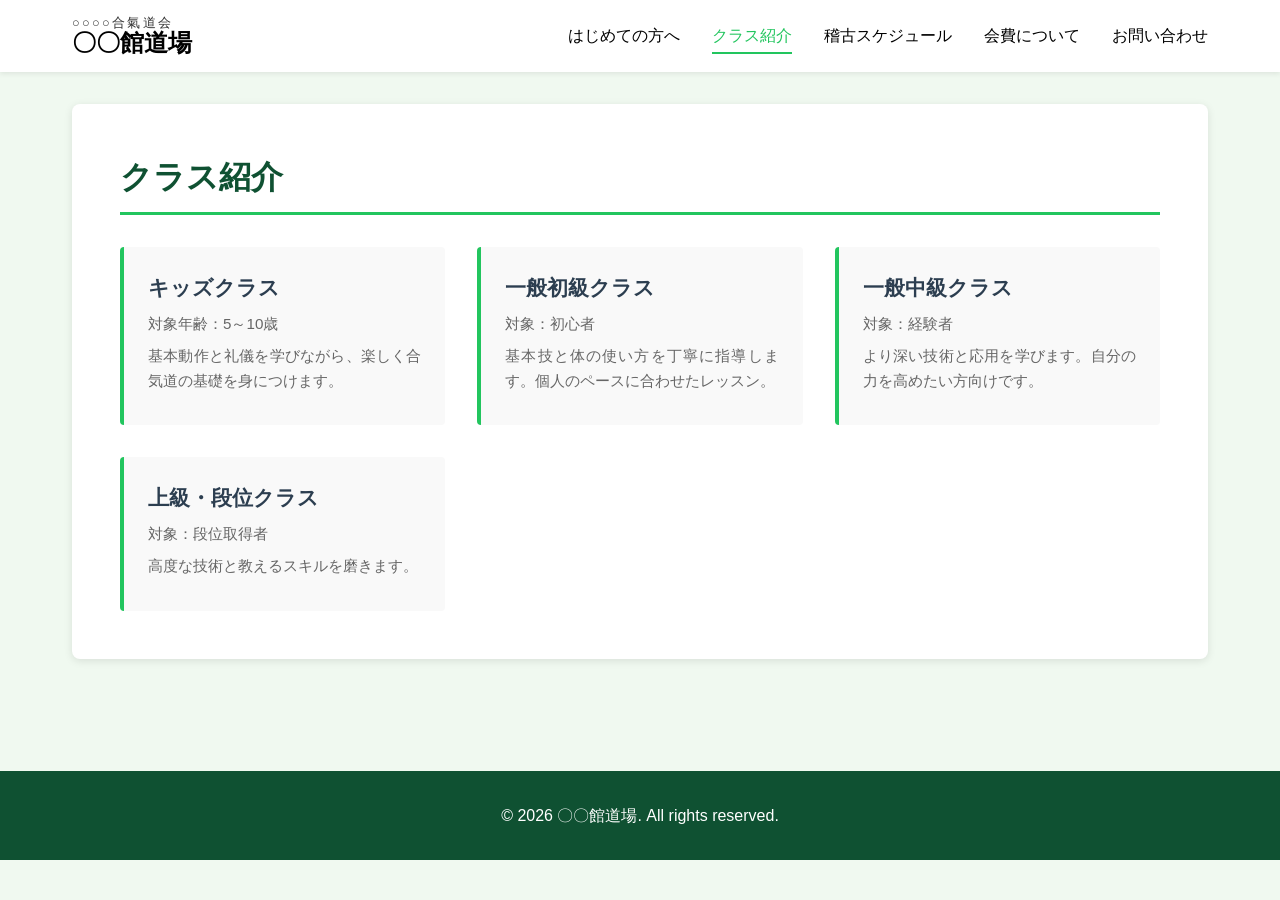
<file: classes.html>
<!DOCTYPE html>
<html lang="ja">
<head>
    <meta charset="UTF-8">
    <meta name="viewport" content="width=device-width, initial-scale=1.0">
    <title>クラス紹介 - 〇〇館道場</title>
    <link rel="stylesheet" href="style.css">
</head>
<body>
    <nav class="navbar">
        <div class="nav-container">
            <div class="logo">
                <div class="logo-sub">○○○○合氣道会</div>
                <div class="logo-main">〇〇館道場</div>
            </div>
            <button class="menu-toggle" id="menu-toggle">
                <span></span>
                <span></span>
                <span></span>
            </button>
            <ul class="nav-menu" id="nav-menu">
                <li class="nav-item has-submenu">
                    <a href="intro.html" class="nav-link">はじめての方へ</a>
                    <ul class="sub-menu">
                        <li><a href="intro.html#greeting">ご挨拶</a></li>
                        <li><a href="intro.html#dojo-about">○○館道場について</a></li>
                        <li><a href="intro.html#what-is">心身統一合氣道とは</a></li>
                    </ul>
                </li>
                <li><a href="classes.html" class="nav-link active">クラス紹介</a></li>
                <li><a href="schedule.html" class="nav-link">稽古スケジュール</a></li>
                <li><a href="fees.html" class="nav-link">会費について</a></li>
                <li><a href="contact.html" class="nav-link">お問い合わせ</a></li>
            </ul>
        </div>
    </nav>

    <main>
        <section class="content-section">
            <h2>クラス紹介</h2>
            <div class="classes-grid">
                <div class="class-card">
                    <h3>キッズクラス</h3>
                    <p>対象年齢：5～10歳</p>
                    <p>基本動作と礼儀を学びながら、楽しく合気道の基礎を身につけます。</p>
                </div>
                <div class="class-card">
                    <h3>一般初級クラス</h3>
                    <p>対象：初心者</p>
                    <p>基本技と体の使い方を丁寧に指導します。個人のペースに合わせたレッスン。</p>
                </div>
                <div class="class-card">
                    <h3>一般中級クラス</h3>
                    <p>対象：経験者</p>
                    <p>より深い技術と応用を学びます。自分の力を高めたい方向けです。</p>
                </div>
                <div class="class-card">
                    <h3>上級・段位クラス</h3>
                    <p>対象：段位取得者</p>
                    <p>高度な技術と教えるスキルを磨きます。</p>
                </div>
            </div>
        </section>
    </main>

    <footer class="footer">
        <p>&copy; 2026 〇〇館道場. All rights reserved.</p>
    </footer>

    <script src="script.js"></script>
</body>
</html>
</file>
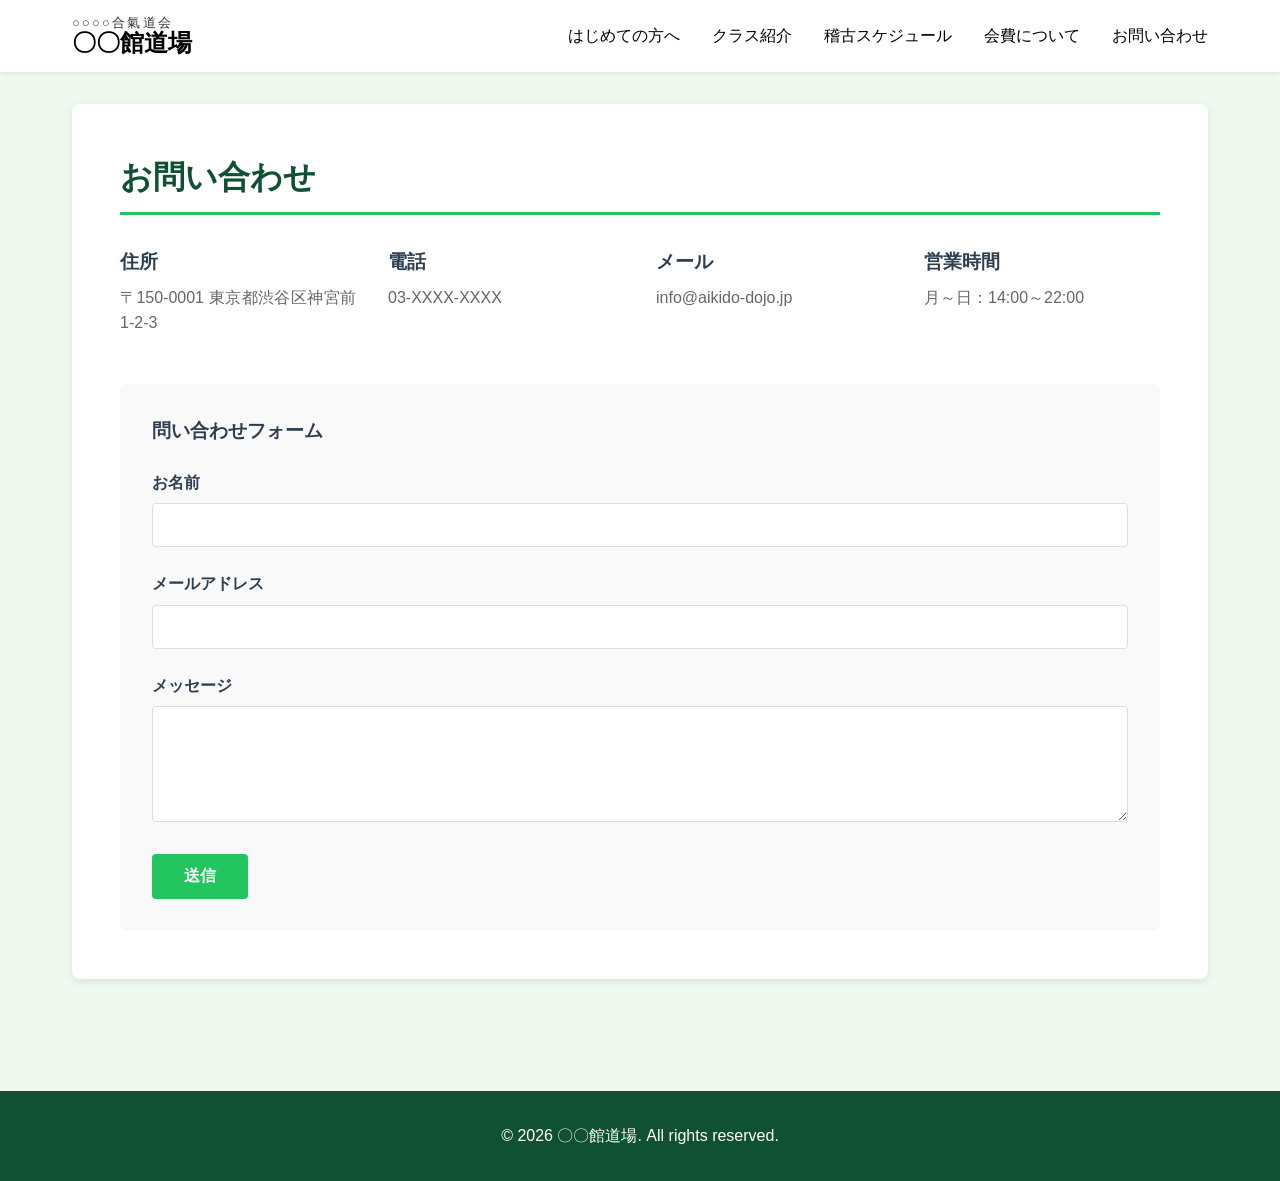
<file: contact.html>
<!DOCTYPE html>
<html lang="ja">
<head>
    <meta charset="UTF-8">
    <meta name="viewport" content="width=device-width, initial-scale=1.0">
    <title>お問い合わせ - 〇〇館道場</title>
    <link rel="stylesheet" href="style.css">
</head>
<body>
    <nav class="navbar">
        <div class="nav-container">
            <div class="logo">
                <div class="logo-sub">○○○○合氣道会</div>
                <div class="logo-main">〇〇館道場</div>
            </div>
            <button class="menu-toggle" id="menu-toggle">
                <span></span>
                <span></span>
                <span></span>
            </button>
            <ul class="nav-menu" id="nav-menu">
                <li class="nav-item has-submenu">
                    <a href="intro.html" class="nav-link">はじめての方へ</a>
                    <ul class="sub-menu">
                        <li><a href="intro.html#greeting">ご挨拶</a></li>
                        <li><a href="intro.html#dojo-about">○○館道場について</a></li>
                        <li><a href="intro.html#what-is">心身統一合氣道とは</a></li>
                    </ul>
                </li>
                <li><a href="classes.html" class="nav-link">クラス紹介</a></li>
                <li><a href="schedule.html" class="nav-link">稽古スケジュール</a></li>
                <li><a href="fees.html" class="nav-link">会費について</a></li>
                <li><a href="contact.html" class="nav-link active">お問い合わせ</a></li>
            </ul>
        </div>
    </nav>

    <main>
        <section class="content-section">
            <h2>お問い合わせ</h2>
            <div class="contact-info">
                <div class="contact-item">
                    <h3>住所</h3>
                    <p>〒150-0001 東京都渋谷区神宮前 1-2-3</p>
                </div>
                <div class="contact-item">
                    <h3>電話</h3>
                    <p>03-XXXX-XXXX</p>
                </div>
                <div class="contact-item">
                    <h3>メール</h3>
                    <p>info@aikido-dojo.jp</p>
                </div>
                <div class="contact-item">
                    <h3>営業時間</h3>
                    <p>月～日：14:00～22:00</p>
                </div>
            </div>

            <form class="contact-form">
                <h3>問い合わせフォーム</h3>
                <div class="form-group">
                    <label for="name">お名前</label>
                    <input type="text" id="name" name="name" required>
                </div>
                <div class="form-group">
                    <label for="email">メールアドレス</label>
                    <input type="email" id="email" name="email" required>
                </div>
                <div class="form-group">
                    <label for="message">メッセージ</label>
                    <textarea id="message" name="message" rows="5" required></textarea>
                </div>
                <button type="submit" class="submit-btn">送信</button>
            </form>
        </section>
    </main>

    <footer class="footer">
        <p>&copy; 2026 〇〇館道場. All rights reserved.</p>
    </footer>

    <script src="script.js"></script>
</body>
</html>
</file>
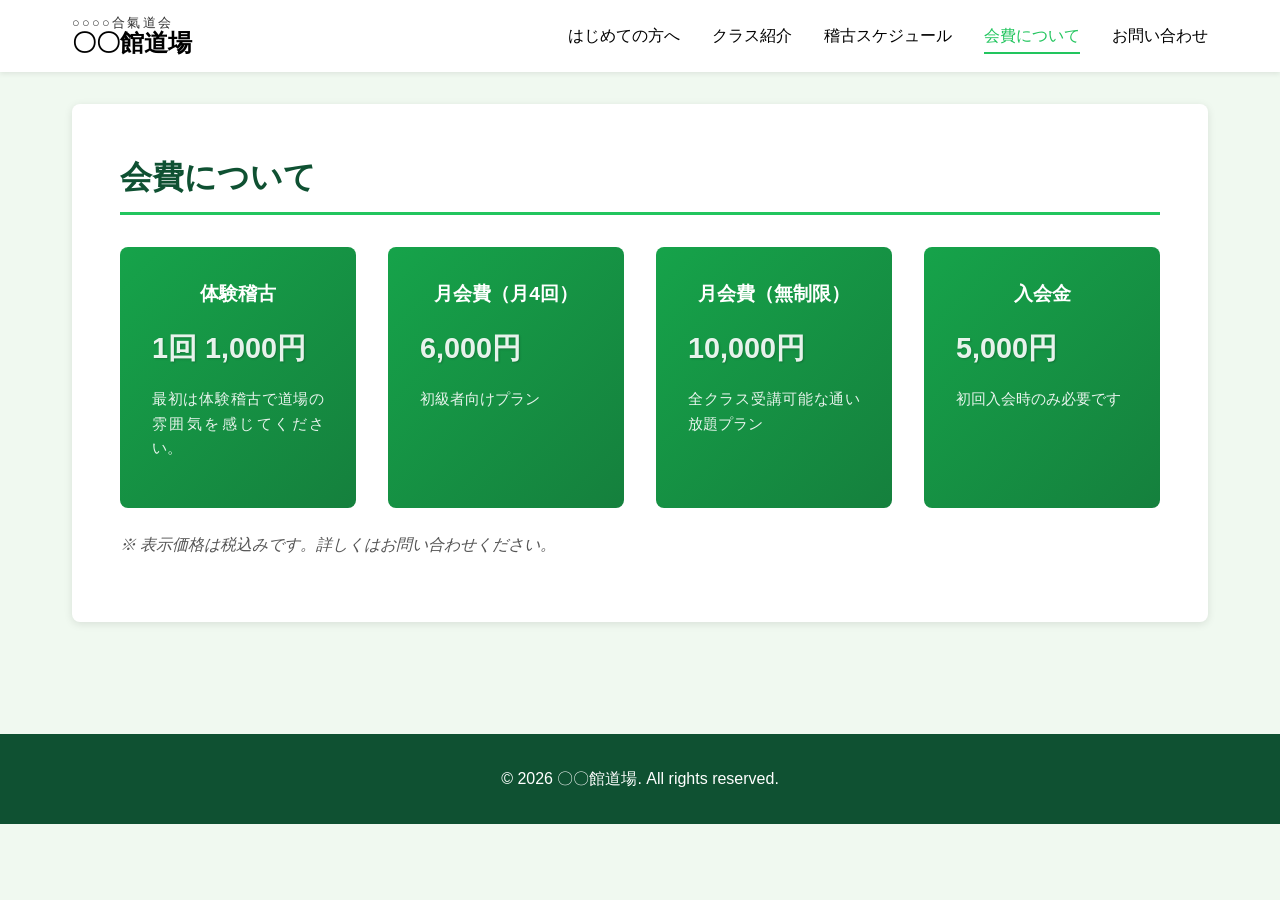
<file: fees.html>
<!DOCTYPE html>
<html lang="ja">
<head>
    <meta charset="UTF-8">
    <meta name="viewport" content="width=device-width, initial-scale=1.0">
    <title>会費について - 〇〇館道場</title>
    <link rel="stylesheet" href="style.css">
</head>
<body>
    <nav class="navbar">
        <div class="nav-container">
            <div class="logo">
                <div class="logo-sub">○○○○合氣道会</div>
                <div class="logo-main">〇〇館道場</div>
            </div>
            <button class="menu-toggle" id="menu-toggle">
                <span></span>
                <span></span>
                <span></span>
            </button>
            <ul class="nav-menu" id="nav-menu">
                <li class="nav-item has-submenu">
                    <a href="intro.html" class="nav-link">はじめての方へ</a>
                    <ul class="sub-menu">
                        <li><a href="intro.html#greeting">ご挨拶</a></li>
                        <li><a href="intro.html#dojo-about">○○館道場について</a></li>
                        <li><a href="intro.html#what-is">心身統一合氣道とは</a></li>
                    </ul>
                </li>
                <li><a href="classes.html" class="nav-link">クラス紹介</a></li>
                <li><a href="schedule.html" class="nav-link">稽古スケジュール</a></li>
                <li><a href="fees.html" class="nav-link active">会費について</a></li>
                <li><a href="contact.html" class="nav-link">お問い合わせ</a></li>
            </ul>
        </div>
    </nav>

    <main>
        <section class="content-section">
            <h2>会費について</h2>
            <div class="fees-grid">
                <div class="fee-card">
                    <h3>体験稽古</h3>
                    <p class="price">1回 1,000円</p>
                    <p>最初は体験稽古で道場の雰囲気を感じてください。</p>
                </div>
                <div class="fee-card">
                    <h3>月会費（月4回）</h3>
                    <p class="price">6,000円</p>
                    <p>初級者向けプラン</p>
                </div>
                <div class="fee-card">
                    <h3>月会費（無制限）</h3>
                    <p class="price">10,000円</p>
                    <p>全クラス受講可能な通い放題プラン</p>
                </div>
                <div class="fee-card">
                    <h3>入会金</h3>
                    <p class="price">5,000円</p>
                    <p>初回入会時のみ必要です</p>
                </div>
            </div>
            <p class="fees-note">※ 表示価格は税込みです。詳しくはお問い合わせください。</p>
        </section>
    </main>

    <footer class="footer">
        <p>&copy; 2026 〇〇館道場. All rights reserved.</p>
    </footer>

    <script src="script.js"></script>
</body>
</html>
</file>
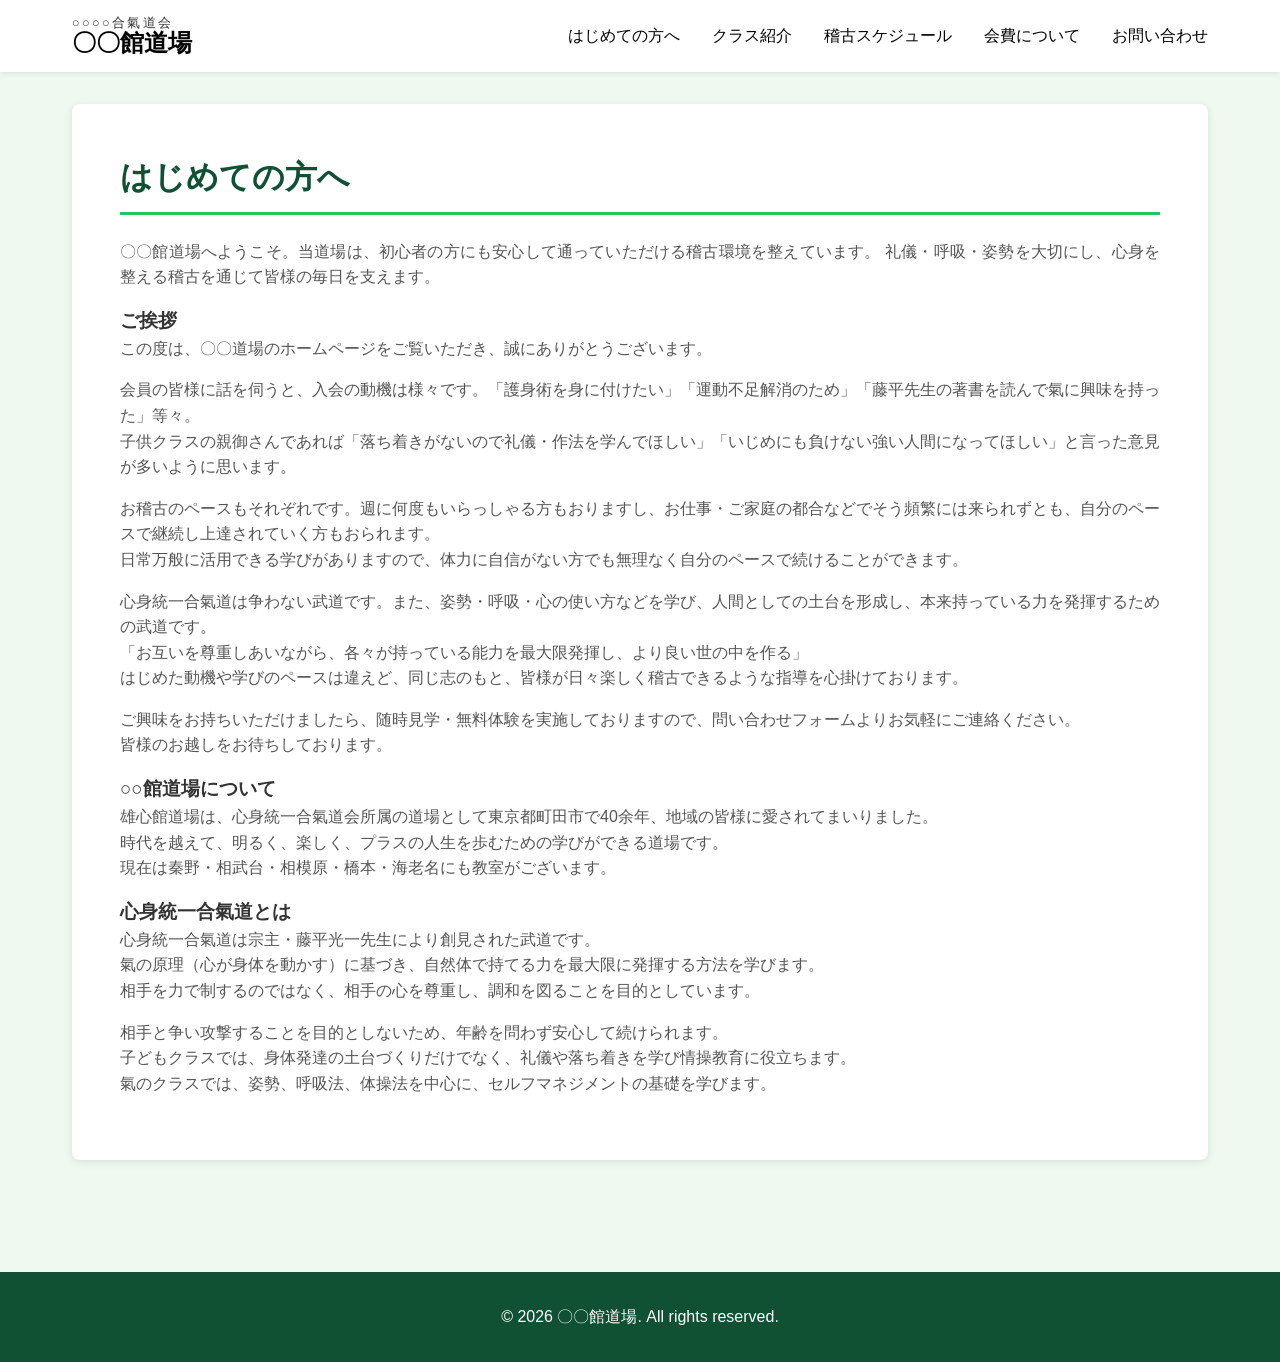
<file: intro.html>
<!DOCTYPE html>
<html lang="ja">
<head>
    <meta charset="UTF-8">
    <meta name="viewport" content="width=device-width, initial-scale=1.0">
    <title>はじめての方へ - 〇〇館道場</title>
    <link rel="stylesheet" href="style.css">
</head>
<body>
    <nav class="navbar">
        <div class="nav-container">
            <div class="logo">
                <div class="logo-sub">○○○○合氣道会</div>
                <div class="logo-main">〇〇館道場</div>
            </div>
            <button class="menu-toggle" id="menu-toggle">
                <span></span>
                <span></span>
                <span></span>
            </button>
            <ul class="nav-menu" id="nav-menu">
                <li class="nav-item has-submenu">
                    <a href="intro.html" class="nav-link active">はじめての方へ</a>
                    <ul class="sub-menu">
                        <li><a href="intro.html#greeting">ご挨拶</a></li>
                        <li><a href="intro.html#dojo-about">○○館道場について</a></li>
                        <li><a href="intro.html#what-is">心身統一合氣道とは</a></li>
                    </ul>
                </li>
                <li><a href="classes.html" class="nav-link">クラス紹介</a></li>
                <li><a href="schedule.html" class="nav-link">稽古スケジュール</a></li>
                <li><a href="fees.html" class="nav-link">会費について</a></li>
                <li><a href="contact.html" class="nav-link">お問い合わせ</a></li>
            </ul>
        </div>
    </nav>

    <main>
        <section class="content-section">
            <h2>はじめての方へ</h2>
            <p>
                〇〇館道場へようこそ。当道場は、初心者の方にも安心して通っていただける稽古環境を整えています。
                礼儀・呼吸・姿勢を大切にし、心身を整える稽古を通じて皆様の毎日を支えます。
            </p>

            <div class="content-subsection" id="greeting">
                <h3>ご挨拶</h3>
                <p>
                    この度は、〇〇道場のホームページをご覧いただき、誠にありがとうございます。
                </p>
                <p>
                    会員の皆様に話を伺うと、入会の動機は様々です。「護身術を身に付けたい」「運動不足解消のため」「藤平先生の著書を読んで氣に興味を持った」等々。<br>
                    子供クラスの親御さんであれば「落ち着きがないので礼儀・作法を学んでほしい」「いじめにも負けない強い人間になってほしい」と言った意見が多いように思います。
                </p>
                <p>
                    お稽古のペースもそれぞれです。週に何度もいらっしゃる方もおりますし、お仕事・ご家庭の都合などでそう頻繁には来られずとも、自分のペースで継続し上達されていく方もおられます。<br>
                    日常万般に活用できる学びがありますので、体力に自信がない方でも無理なく自分のペースで続けることができます。
                </p>
                <p>
                    心身統一合氣道は争わない武道です。また、姿勢・呼吸・心の使い方などを学び、人間としての土台を形成し、本来持っている力を発揮するための武道です。<br>
                    「お互いを尊重しあいながら、各々が持っている能力を最大限発揮し、より良い世の中を作る」<br>
                    はじめた動機や学びのペースは違えど、同じ志のもと、皆様が日々楽しく稽古できるような指導を心掛けております。
                </p>
                <p>
                    ご興味をお持ちいただけましたら、随時見学・無料体験を実施しておりますので、問い合わせフォームよりお気軽にご連絡ください。<br>
                    皆様のお越しをお待ちしております。
                </p>
            </div>

            <div class="content-subsection" id="dojo-about">
                <h3>○○館道場について</h3>
                <p>
                    雄心館道場は、心身統一合氣道会所属の道場として東京都町田市で40余年、地域の皆様に愛されてまいりました。<br>
                    時代を越えて、明るく、楽しく、プラスの人生を歩むための学びができる道場です。<br>
                    現在は秦野・相武台・相模原・橋本・海老名にも教室がございます。
                </p>
            </div>

            <div class="content-subsection" id="what-is">
                <h3>心身統一合氣道とは</h3>
                <p>
                    心身統一合氣道は宗主・藤平光一先生により創見された武道です。<br>
                    氣の原理（心が身体を動かす）に基づき、自然体で持てる力を最大限に発揮する方法を学びます。<br>
                    相手を力で制するのではなく、相手の心を尊重し、調和を図ることを目的としています。
                </p>
                <p>
                    相手と争い攻撃することを目的としないため、年齢を問わず安心して続けられます。<br>
                    子どもクラスでは、身体発達の土台づくりだけでなく、礼儀や落ち着きを学び情操教育に役立ちます。<br>
                    氣のクラスでは、姿勢、呼吸法、体操法を中心に、セルフマネジメントの基礎を学びます。
                </p>
            </div>
        </section>
    </main>

    <footer class="footer">
        <p>&copy; 2026 〇〇館道場. All rights reserved.</p>
    </footer>

    <script src="script.js"></script>
</body>
</html>
</file>
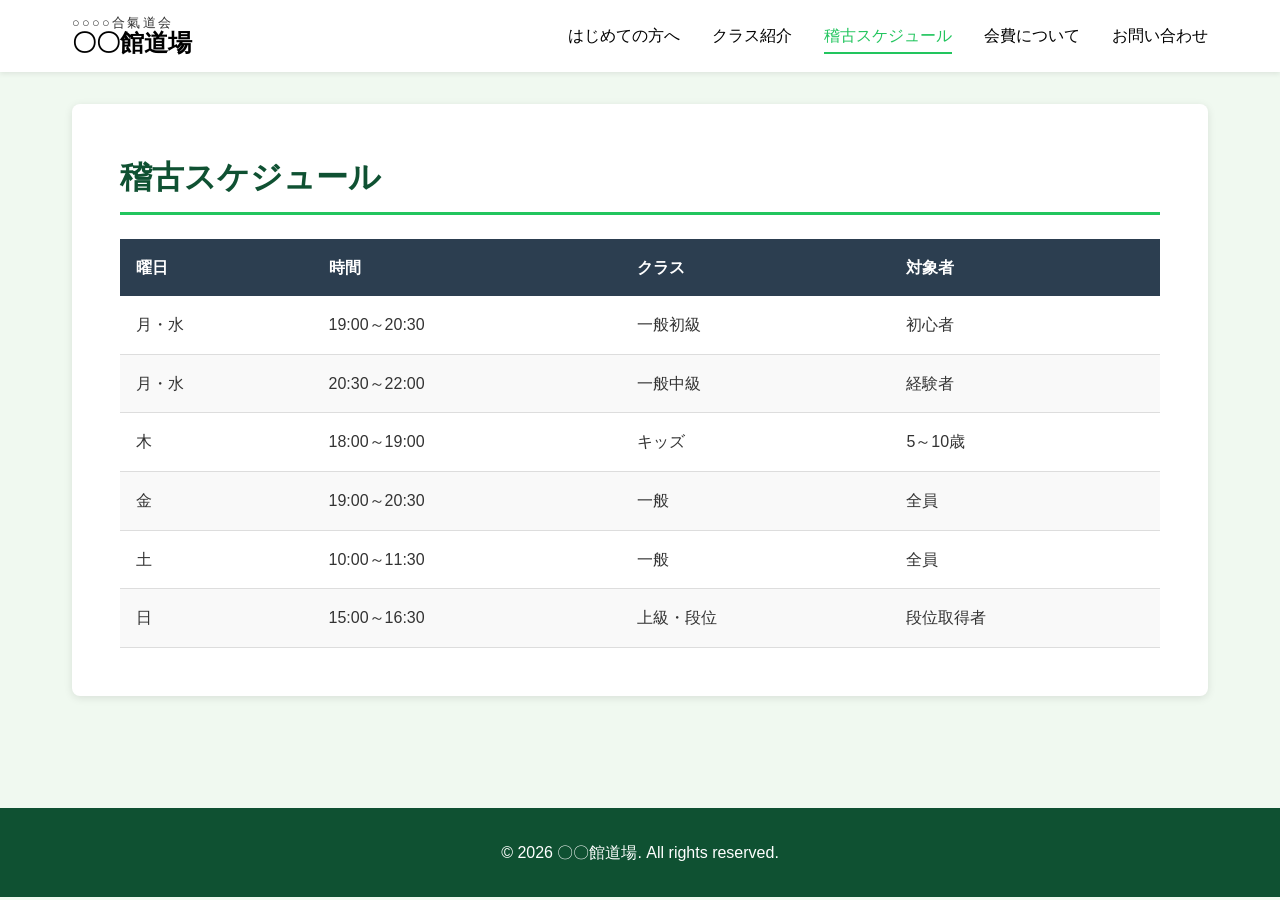
<file: schedule.html>
<!DOCTYPE html>
<html lang="ja">
<head>
    <meta charset="UTF-8">
    <meta name="viewport" content="width=device-width, initial-scale=1.0">
    <title>稽古スケジュール - 〇〇館道場</title>
    <link rel="stylesheet" href="style.css">
</head>
<body>
    <nav class="navbar">
        <div class="nav-container">
            <div class="logo">
                <div class="logo-sub">○○○○合氣道会</div>
                <div class="logo-main">〇〇館道場</div>
            </div>
            <button class="menu-toggle" id="menu-toggle">
                <span></span>
                <span></span>
                <span></span>
            </button>
            <ul class="nav-menu" id="nav-menu">
                <li class="nav-item has-submenu">
                    <a href="intro.html" class="nav-link">はじめての方へ</a>
                    <ul class="sub-menu">
                        <li><a href="intro.html#greeting">ご挨拶</a></li>
                        <li><a href="intro.html#dojo-about">○○館道場について</a></li>
                        <li><a href="intro.html#what-is">心身統一合氣道とは</a></li>
                    </ul>
                </li>
                <li><a href="classes.html" class="nav-link">クラス紹介</a></li>
                <li><a href="schedule.html" class="nav-link active">稽古スケジュール</a></li>
                <li><a href="fees.html" class="nav-link">会費について</a></li>
                <li><a href="contact.html" class="nav-link">お問い合わせ</a></li>
            </ul>
        </div>
    </nav>

    <main>
        <section class="content-section">
            <h2>稽古スケジュール</h2>
            <table class="schedule-table">
                <thead>
                    <tr>
                        <th>曜日</th>
                        <th>時間</th>
                        <th>クラス</th>
                        <th>対象者</th>
                    </tr>
                </thead>
                <tbody>
                    <tr>
                        <td>月・水</td>
                        <td>19:00～20:30</td>
                        <td>一般初級</td>
                        <td>初心者</td>
                    </tr>
                    <tr>
                        <td>月・水</td>
                        <td>20:30～22:00</td>
                        <td>一般中級</td>
                        <td>経験者</td>
                    </tr>
                    <tr>
                        <td>木</td>
                        <td>18:00～19:00</td>
                        <td>キッズ</td>
                        <td>5～10歳</td>
                    </tr>
                    <tr>
                        <td>金</td>
                        <td>19:00～20:30</td>
                        <td>一般</td>
                        <td>全員</td>
                    </tr>
                    <tr>
                        <td>土</td>
                        <td>10:00～11:30</td>
                        <td>一般</td>
                        <td>全員</td>
                    </tr>
                    <tr>
                        <td>日</td>
                        <td>15:00～16:30</td>
                        <td>上級・段位</td>
                        <td>段位取得者</td>
                    </tr>
                </tbody>
            </table>
        </section>
    </main>

    <footer class="footer">
        <p>&copy; 2026 〇〇館道場. All rights reserved.</p>
    </footer>

    <script src="script.js"></script>
</body>
</html>
</file>
<file: style.css>
/* ========== リセット・基本スタイル ========== */
* {
    margin: 0;
    padding: 0;
    box-sizing: border-box;
}

body {
    font-family: 'Segoe UI', Tahoma, Geneva, Verdana, sans-serif;
    line-height: 1.6;
    color: #333;
    background-color: #f0f9f0;
}

/* ========== ナビゲーションバー ========== */
.navbar {
    background-color: white;
    padding: 1rem 0;
    position: sticky;
    top: 0;
    z-index: 100;
    box-shadow: 0 2px 5px rgba(0,0,0,0.08);
}

.nav-container {
    max-width: 1200px;
    margin: 0 auto;
    display: flex;
    justify-content: space-between;
    align-items: center;
    padding: 0 2rem;
}

.logo {
    font-family: 'Yu Mincho', 'Hiragino Mincho Pro', '游明朝', serif;
    color: black;
    line-height: 1.1;
}

.logo-sub {
    font-size: 0.8rem;
    letter-spacing: 0.18em;
    opacity: 0.8;
}

.logo-main {
    font-family: 'Yu Gyosho', 'HGP行書体', 'KaiGenGothic-Medium', serif;
    font-size: 1.5rem;
    font-weight: bold;
}

.menu-toggle {
    display: none;
    flex-direction: column;
    cursor: pointer;
    background: none;
    border: none;
    padding: 0.5rem;
}

.menu-toggle span {
    width: 25px;
    height: 3px;
    background-color: #b7e0b2;
    margin: 3px 0;
    transition: 0.3s;
    border-radius: 2px;
}

.nav-menu {
    display: flex;
    list-style: none;
    gap: 2rem;
}

.nav-link {
    color: black;
    text-decoration: none;
    font-size: 1rem;
    transition: color 0.3s ease;
    padding: 0.5rem 0;
    border-bottom: 2px solid transparent;
}

.nav-link:hover,
.nav-link.active {
    color: #22c55e;
    border-bottom-color: #22c55e;
}

.nav-item {
    position: relative;
}

.sub-menu {
    display: none;
    position: absolute;
    top: 100%;
    left: 0;
    background-color: white;
    border: 1px solid #e5e7eb;
    border-radius: 8px;
    padding: 0.75rem 0;
    box-shadow: 0 8px 24px rgba(0,0,0,0.08);
    min-width: 220px;
    z-index: 20;
}

.sub-menu li {
    padding: 0;
}

.sub-menu a {
    display: block;
    padding: 0.6rem 1rem;
    color: #333;
    white-space: nowrap;
}

.sub-menu a:hover {
    background-color: #f0fdf4;
    color: #166534;
}

.has-submenu:hover > .sub-menu {
    display: flex;
    flex-direction: column;
}

/* ========== スライダー ========== */
.slider-container {
    position: relative;
    max-width: 100%;
    overflow: hidden;
    background-color: #000;
}

.slider {
    display: flex;
    position: relative;
    width: 100%;
    height: 280px;
}

.slide {
    display: none;
    width: 100%;
    height: 100%;
    object-fit: cover;
    position: absolute;
    top: 0;
    left: 0;
}

.slide.active {
    display: block;
    animation: fadeIn 1s ease-in-out;
}

@keyframes fadeIn {
    from {
        opacity: 0;
    }
    to {
        opacity: 1;
    }
}

.slider-controls {
    position: absolute;
    bottom: 20px;
    left: 50%;
    transform: translateX(-50%);
    display: flex;
    gap: 10px;
    z-index: 10;
}

.dot {
    width: 12px;
    height: 12px;
    border-radius: 50%;
    background-color: rgba(255,255,255,0.5);
    cursor: pointer;
    transition: background-color 0.3s ease;
}

.dot.active {
    background-color: white;
}

.dot:hover {
    background-color: rgba(255,255,255,0.8);
}

/* ========== メインコンテンツ ========== */
main {
    max-width: 1200px;
    margin: 0 auto;
    padding: 2rem;
}

.content-section {
    background-color: white;
    margin-bottom: 2rem;
    padding: 3rem;
    border-radius: 8px;
    box-shadow: 0 2px 8px rgba(0,0,0,0.1);
}

.content-section h2 {
    font-size: 2rem;
    color: #0f5132;
    margin-bottom: 1.5rem;
    border-bottom: 3px solid #22c55e;
    padding-bottom: 0.5rem;
}

.content-section p {
    font-size: 1rem;
    color: #555;
    margin-bottom: 1rem;
    text-align: justify;
}

.news-list {
    list-style: none;
    padding-left: 0;
    margin-top: 1rem;
}

.news-list li {
    padding: 0.8rem 1rem;
    border-left: 4px solid #22c55e;
    background-color: #f7fffa;
    margin-bottom: 1rem;
    border-radius: 8px;
}

.map-container {
    margin: 1.5rem 0;
    border-radius: 8px;
    overflow: hidden;
    box-shadow: 0 2px 8px rgba(0, 0, 0, 0.1);
}

.map-container iframe {
    display: block;
}

.simple-links {
    background-color: #0f5132;
    color: rgba(255, 255, 255, 0.85);
    box-shadow: none;
    border-radius: 0;
    padding: 2rem;
    margin: 0;
    width: 100%;
}

.simple-links .news-list {
    margin: 0;
    padding: 0 2rem;
}

.simple-links .news-list li {
    border-left: none;
    background-color: transparent;
    padding: 0.75rem 0;
    margin-bottom: 0;
    border-bottom: 1px solid rgba(255, 255, 255, 0.15);
}

.simple-links .news-list li:last-child {
    border-bottom: none;
}

.simple-links .news-list li a {
    color: rgba(255, 255, 255, 0.9);
    text-decoration: none;
    font-weight: 600;
}

.simple-links .news-list li a:hover {
    text-decoration: underline;
}

.logo {
    font-family: 'Yu Mincho', 'Hiragino Mincho Pro', '游明朝', serif;
    color: black;
    line-height: 1.1;
    text-decoration: none;
}

.logo-sub,
.logo-main {
    color: black;
}

.news-list li strong {
    display: block;
    margin-bottom: 0.5rem;
    color: #166534;
}

/* ========== クラス紹介グリッド ========== */
.classes-grid {
    display: grid;
    grid-template-columns: repeat(auto-fit, minmax(250px, 1fr));
    gap: 2rem;
    margin-top: 2rem;
}

.class-card {
    background-color: #f9f9f9;
    border-left: 4px solid #22c55e;
    padding: 1.5rem;
    border-radius: 4px;
    transition: transform 0.3s ease, box-shadow 0.3s ease;
}

.class-card:hover {
    transform: translateY(-5px);
    box-shadow: 0 5px 15px rgba(34, 197, 94, 0.2);
}

.class-card h3 {
    color: #2c3e50;
    margin-bottom: 0.5rem;
    font-size: 1.3rem;
}

.class-card p {
    font-size: 0.95rem;
    color: #666;
    margin-bottom: 0.5rem;
}

/* ========== スケジュール表 ========== */
.schedule-table {
    width: 100%;
    border-collapse: collapse;
    margin-top: 1.5rem;
}

.schedule-table thead {
    background-color: #2c3e50;
    color: white;
}

.schedule-table th {
    padding: 1rem;
    text-align: left;
    font-weight: bold;
}

.schedule-table td {
    padding: 1rem;
    border-bottom: 1px solid #ddd;
}

.schedule-table tbody tr:hover {
    background-color: #f0f0f0;
}

.schedule-table tbody tr:nth-child(even) {
    background-color: #f9f9f9;
}

/* ========== 会費グリッド ========== */
.fees-grid {
    display: grid;
    grid-template-columns: repeat(auto-fit, minmax(220px, 1fr));
    gap: 2rem;
    margin-top: 2rem;
}

.fee-card {
    background: linear-gradient(135deg, #16a34a 0%, #15803d 100%);
    color: white;
    padding: 2rem;
    border-radius: 8px;
    text-align: center;
    transition: transform 0.3s ease, box-shadow 0.3s ease;
}

.fee-card:hover {
    transform: translateY(-5px);
    box-shadow: 0 8px 20px rgba(22, 163, 74, 0.3);
}

.fee-card h3 {
    font-size: 1.2rem;
    margin-bottom: 1rem;
}

.fee-card .price {
    font-size: 1.8rem;
    font-weight: bold;
    margin: 1rem 0;
    text-shadow: 1px 1px 2px rgba(0,0,0,0.2);
}

.fee-card p {
    font-size: 0.95rem;
    color: rgba(255,255,255,0.9);
}

.fees-note {
    text-align: center;
    color: #666;
    margin-top: 1.5rem;
    font-style: italic;
}

/* ========== お問い合わせ ========== */
.contact-info {
    display: grid;
    grid-template-columns: repeat(auto-fit, minmax(200px, 1fr));
    gap: 2rem;
    margin: 2rem 0;
}

.contact-item h3 {
    color: #2c3e50;
    margin-bottom: 0.5rem;
}

.contact-item p {
    color: #666;
}

.contact-form {
    background-color: #f9f9f9;
    padding: 2rem;
    border-radius: 8px;
    margin-top: 2rem;
}

.contact-form h3 {
    color: #2c3e50;
    margin-bottom: 1.5rem;
}

.form-group {
    margin-bottom: 1.5rem;
}

.form-group label {
    display: block;
    margin-bottom: 0.5rem;
    color: #2c3e50;
    font-weight: 600;
}

.form-group input,
.form-group textarea {
    width: 100%;
    padding: 0.75rem;
    border: 1px solid #ddd;
    border-radius: 4px;
    font-family: inherit;
    font-size: 1rem;
    transition: border-color 0.3s ease;
}

.form-group input:focus,
.form-group textarea:focus {
    outline: none;
    border-color: #22c55e;
    box-shadow: 0 0 5px rgba(34, 197, 94, 0.3);
}

.submit-btn {
    background-color: #22c55e;
    color: white;
    padding: 0.75rem 2rem;
    border: none;
    border-radius: 4px;
    font-size: 1rem;
    font-weight: bold;
    cursor: pointer;
    transition: background-color 0.3s ease, transform 0.2s ease;
}

.submit-btn:hover {
    background-color: #16a34a;
    transform: scale(1.05);
}

.submit-btn:active {
    transform: scale(0.98);
}

/* ========== フッター ========== */
.footer {
    background-color: #0f5132;
    color: white;
    text-align: center;
    padding: 2rem;
    margin-top: 3rem;
}

/* ========== レスポンシブデザイン ========== */
@media (max-width: 768px) {
    .nav-container {
        flex-direction: row;
        align-items: center;
        gap: 1rem;
        padding: 0.7rem;
    }

    .logo-main {
        font-size: 2.25rem;
    }

    .menu-toggle span {
        background-color: #22c55e;
    }

    .menu-toggle {
        display: flex;
        order: 2;
    }

    .nav-menu {
        display: none;
        flex-direction: column;
        gap: 0.5rem;
        width: 100%;
        background-color: white;
        position: absolute;
        top: 100%;
        left: 0;
        right: 0;
        padding: 1rem;
        box-shadow: 0 2px 5px rgba(0,0,0,0.15);
    }

    .nav-menu.active {
        display: flex;
    }

    .nav-link {
        display: block;
        padding: 0.75rem;
        text-align: left;
        color: black;
        border-bottom: 1px solid rgba(0,0,0,0.08);
    }

    .nav-link:last-child {
        border-bottom: none;
    }

    .nav-menu .sub-menu {
        display: block;
        position: static;
        box-shadow: none;
        border: none;
        padding: 0;
        background: transparent;
        min-width: auto;
    }

    .nav-menu .sub-menu a {
        padding-left: 1.5rem;
        background: transparent;
        border: none;
    }

    .slider {
        height: 210px;
    }

    .content-section {
        padding: 1.5rem;
    }

    .content-section h2 {
        font-size: 1.5rem;
    }

    main {
        padding: 1rem;
    }

    .classes-grid,
    .fees-grid {
        grid-template-columns: 1fr;
    }

    .schedule-table {
        font-size: 0.9rem;
    }

    .schedule-table th,
    .schedule-table td {
        padding: 0.75rem;
    }
}
</file>
